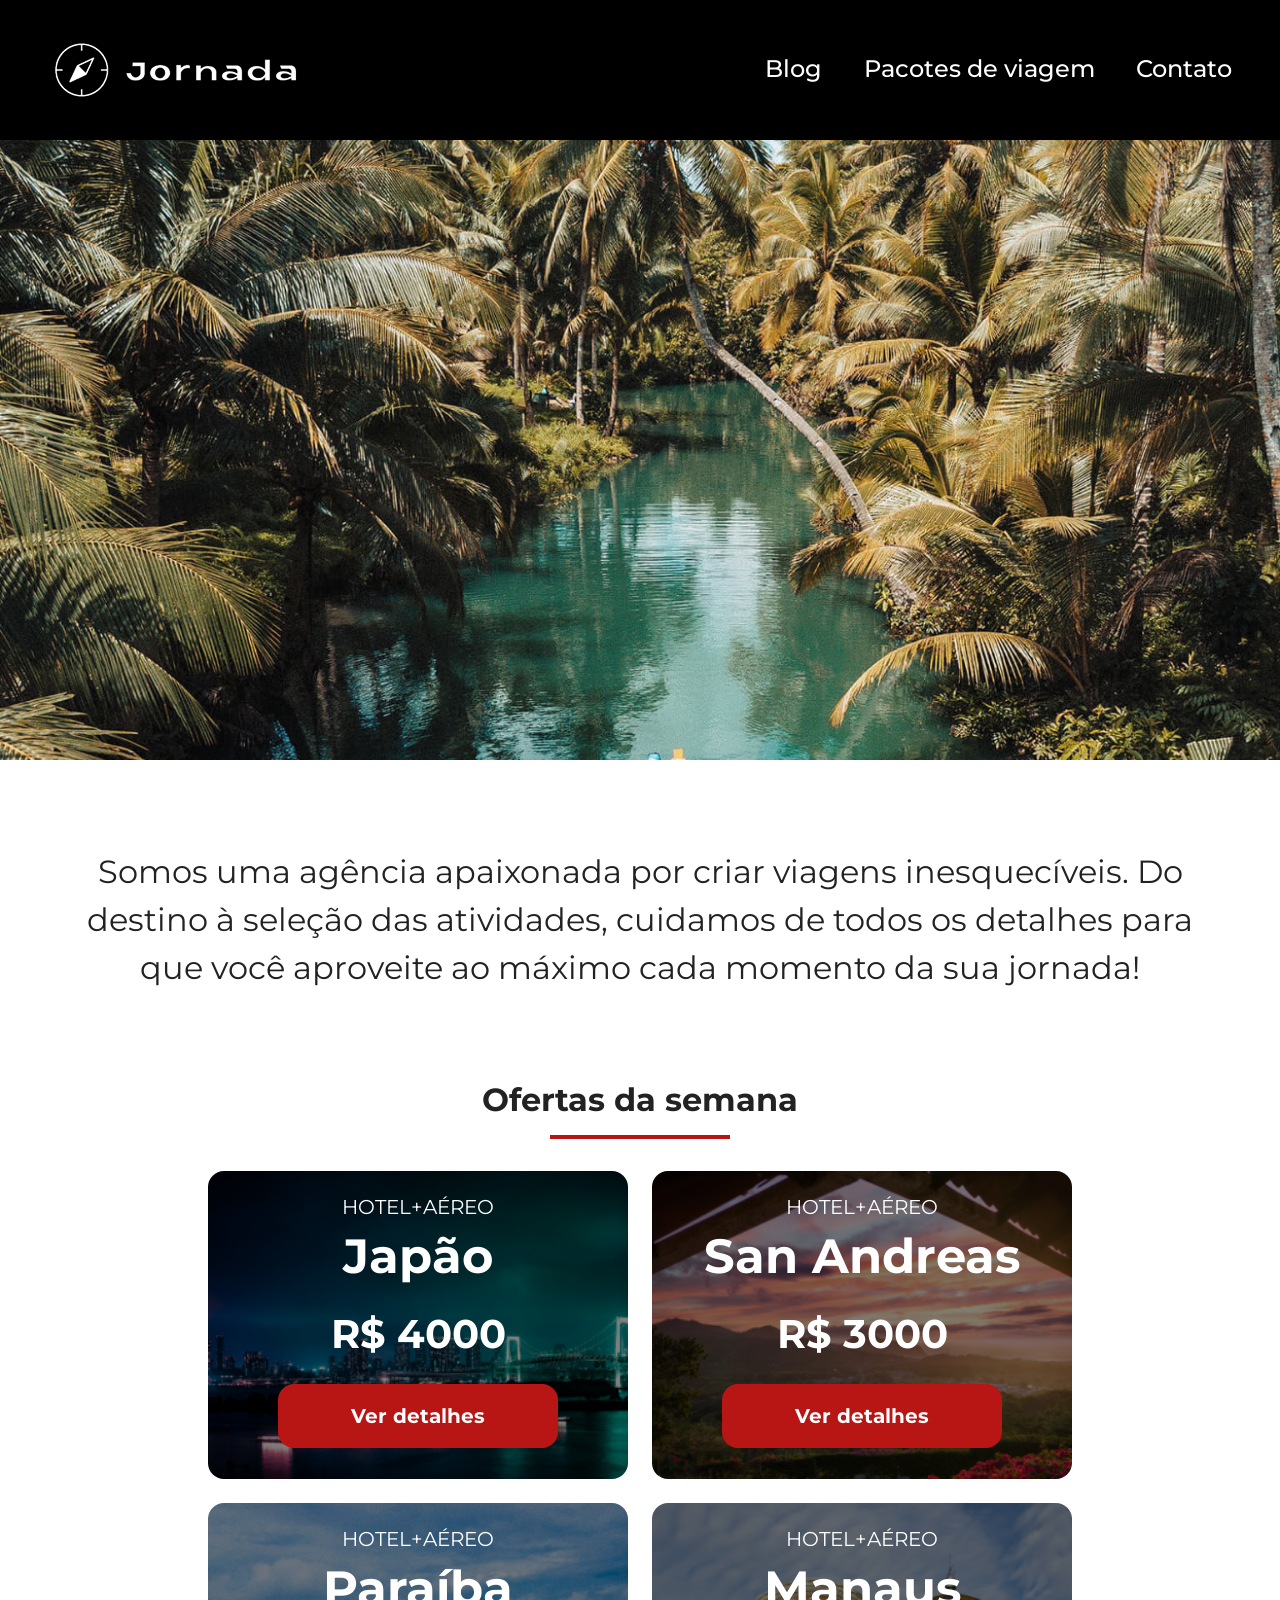
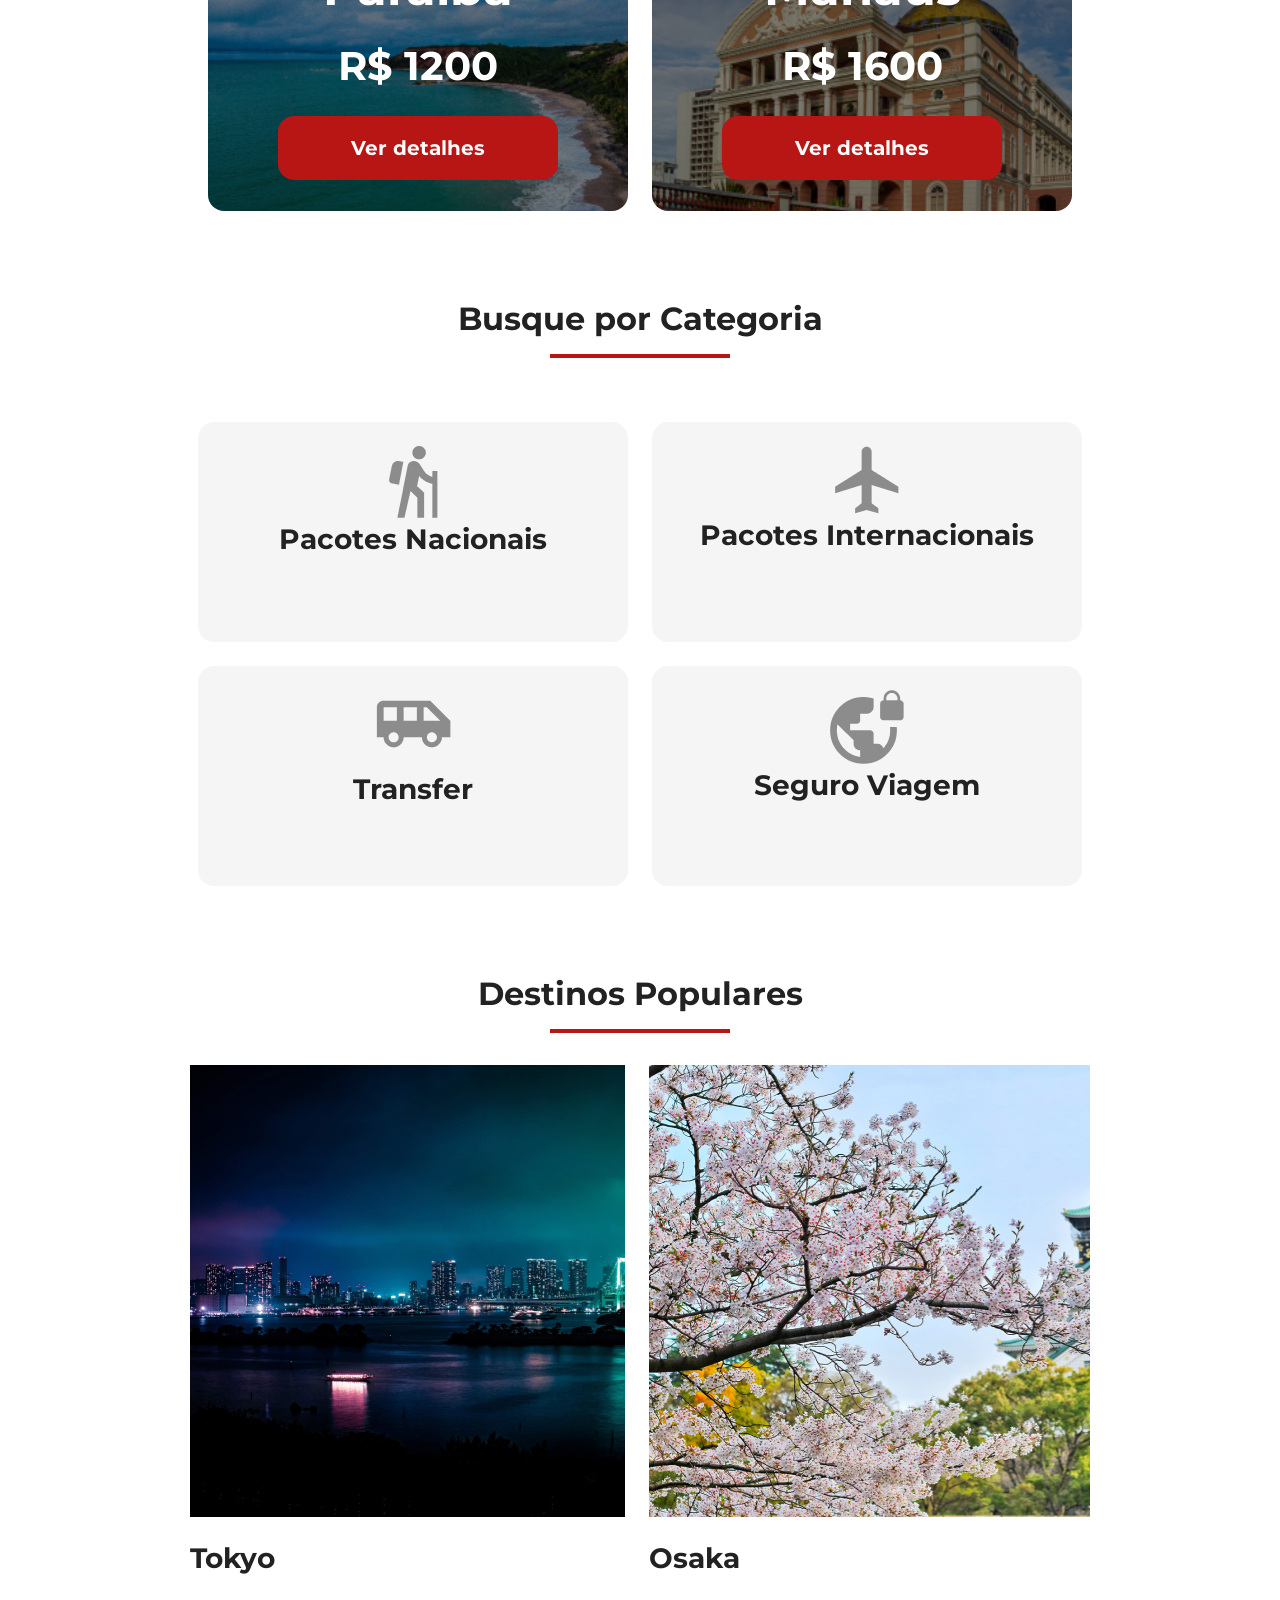
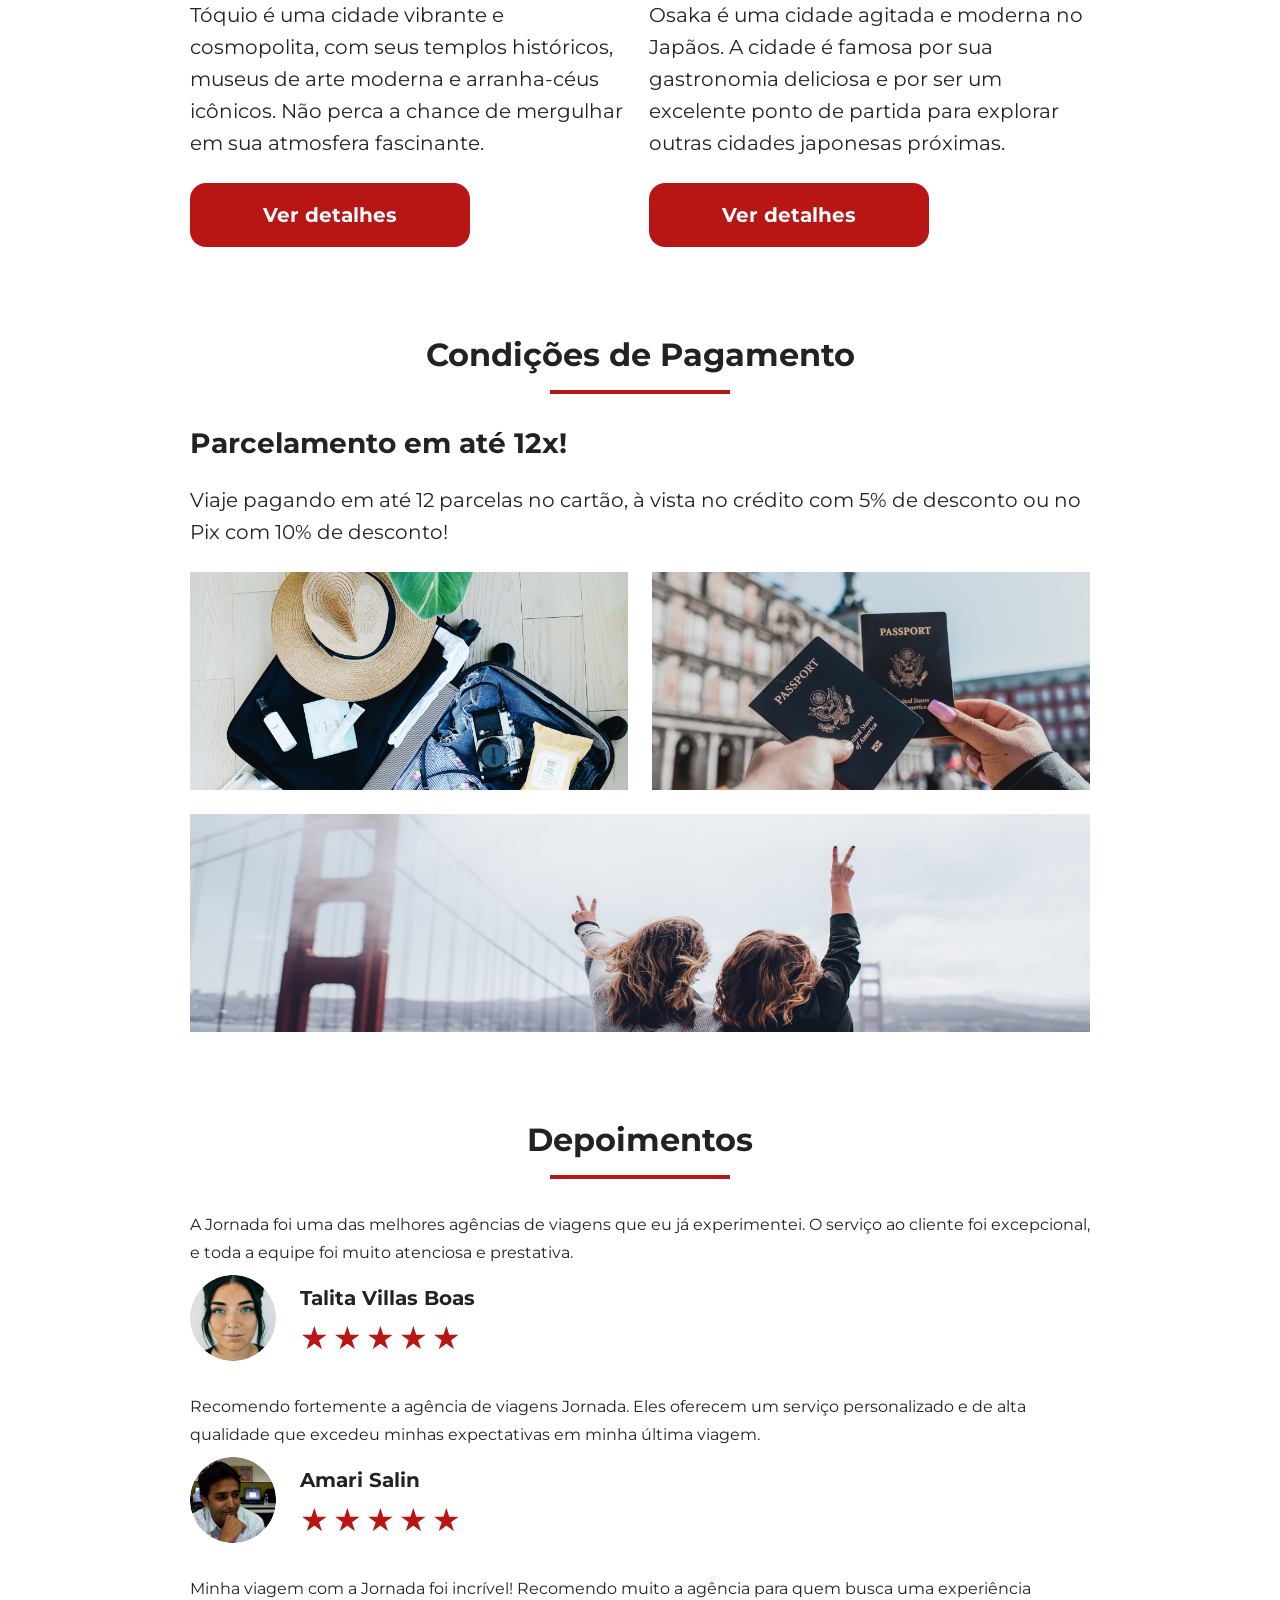
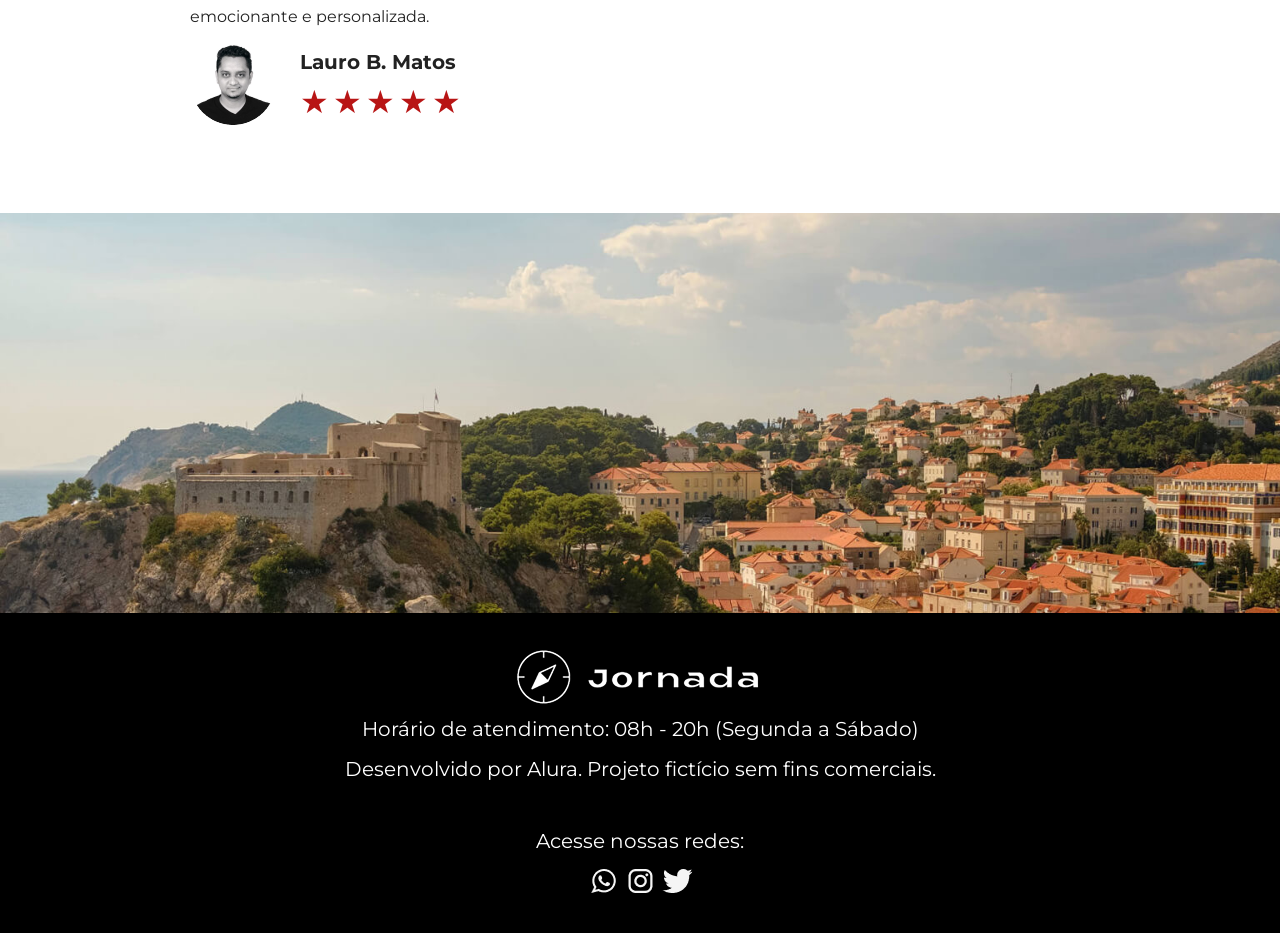
<file: index.html>
<!DOCTYPE html>
<html lang="pt-br" suppresshydrationwarning="true" data-lt-installed="true">
  <head>
    <meta charset="UTF-8" />
    <meta name="viewport" content="width=device-width, initial-scale=1.0" />
    <meta
      name="description"
      content="Jornada Viagens, uma agência apaixonada por criar viagens inesquecíveis"
    />
    <meta name="og:title" content="Jornada Viagens" />
    <meta
      name="og:description"
      content="Jornada Viagens, uma agência apaixonada por criar viagens inesquecíveis"
    />
    <meta
      name="og:image"
      content="https://github.com/carolinarlima.io/jornada-viagens/img/bussola-texto-jornada-branca.png"
    />
    <meta name="og:type" content="website" />
    <meta
      name="og:url"
      content="https://github.com/carolinarlima.io/jornada-viagens/"
    />

    <link rel="stylesheet" href="css/style.css" />
    <link rel="icon" href="favicon.svg" type="xml/svg" />

    <title>Jornada Viagens</title>
  </head>
  <body>
    <header class="main-header">
      <a class="logo" href="index.html" title="Voltar para a página inicial">
        <img
          class="img-mobile"
          src="img/bussola-jornada-branca.png"
          alt="Bussola do logo Jornada Viagens na cor branca"
        />
        <img
          class="img-desktop"
          src="img/bussola-texto-jornada-branca.png"
          alt="Logo Jornada Viagens na cor branca"
        />
      </a>
      <div class="navigation-menu">
        <label for="menu">
          <img src="img/menu.png" alt="menu" />
        </label>
        <input type="checkbox" id="menu" hidden />
        <nav>
          <ul class="list-links">
            <li>
              <a href="blog.html" target="_blank" title="Acessar Blog">Blog</a>
            </li>
            <li>
              <a
                href="pacotes.html"
                target="_blank"
                title="Acessa Pacotes de Viagem"
                >Pacotes de viagem</a
              >
            </li>
            <li>
              <a href="contato.html" target="_blank" title="Acessar Contato"
                >Contato</a
              >
            </li>
          </ul>
        </nav>
      </div>
    </header>
    <main>
      <section class="hero">
        <div class="hero-img"></div>
        <h2>
          Somos uma agência apaixonada por criar viagens inesquecíveis. Do
          destino à seleção das atividades, cuidamos de todos os detalhes para
          que você aproveite ao máximo cada momento da sua jornada!
        </h2>
      </section>
      <section class="offers">
        <div class="section-title">
          <h2>Ofertas da semana</h2>
          <hr />
        </div>
        <div class="offers-cards">
          <article class="card japao">
            <header>
              <p>HOTEL+AÉREO</p>
              <h3>
                Japão <br />
                <span>R$ 4000</span>
              </h3>
            </header>
            <footer>
              <a href="#" class="button">Ver detalhes</a>
            </footer>
          </article>

          <article class="card san-andreas">
            <header>
              <p>HOTEL+AÉREO</p>
              <h3>
                San Andreas <br />
                <span>R$ 3000</span>
              </h3>
            </header>
            <footer>
              <a href="#" class="button">Ver detalhes</a>
            </footer>
          </article>

          <article class="card paraiba">
            <header>
              <p>HOTEL+AÉREO</p>
              <h3>
                Paraíba <br />
                <span>R$ 1200</span>
              </h3>
            </header>
            <footer>
              <a href="#" class="button">Ver detalhes</a>
            </footer>
          </article>

          <article class="card manaus">
            <header>
              <p>HOTEL+AÉREO</p>
              <h3>
                Manaus <br />
                <span>R$ 1600</span>
              </h3>
            </header>
            <footer>
              <a href="#" class="button">Ver detalhes</a>
            </footer>
          </article>
        </div>
      </section>
      <section class="categories">
        <div class="section-title">
          <h2>Busque por Categoria</h2>
          <hr />
        </div>
        <div class="categories-cards">
          <a
            href="#"
            class="card"
            target="_blank"
            title="Busque pela categotia Pacotes Nacionais"
          >
            <img
              src="img/ícone - pacotes nacionais.png"
              alt="ícone cinza representando uma pessoa fazendo tranking"
            />
            <h3 class="content-title">Pacotes Nacionais</h3>
          </a>

          <a
            href="#"
            class="card"
            target="_blank"
            title="Busque pela categotia Pacotes Internacionais"
          >
            <img
              src="img/ícone - pacotes interacionais.png"
              alt="ícone cinza representando um avião"
            />
            <h3 class="content-title">Pacotes Internacionais</h3>
          </a>

          <a
            href="#"
            class="card single-line transfer"
            target="_blank"
            title="Busque pela categotia Transfer"
          >
            <img
              src="img/ícone -transfer.png"
              alt="ícone cinza representando um ônibus"
            />
            <h3 class="content-title">Transfer</h3>
          </a>

          <a
            href="#"
            class="card single-line"
            target="_blank"
            title="Busque pela categotia Seguro Viagem"
          >
            <img
              src="img/ícone - seguro viagem.png"
              alt="ícone cinza representando o mundo com um cadeado"
            />
            <h3 class="content-title">Seguro Viagem</h3>
          </a>
        </div>
      </section>
      <section class="destinations">
        <div class="section-title">
          <h2>Destinos Populares</h2>
          <hr />
        </div>
        <div class="destinations-itens">
          <article class="item tokyo">
            <header>
              <div class="img-item"></div>
            </header>
            <h3 class="content-title">Tokyo</h3>
            <p class="content-text">
              Tóquio é uma cidade vibrante e cosmopolita, com seus templos
              históricos, museus de arte moderna e arranha-céus icônicos. Não
              perca a chance de mergulhar em sua atmosfera fascinante.
            </p>
            <footer>
              <a
                href="#"
                class="button"
                target="_blank"
                title="Veja mais detalhes do destino Tokyo"
                >Ver detalhes</a
              >
            </footer>
          </article>
          <article class="item osaka">
            <header>
              <div class="img-item"></div>
            </header>
            <h3 class="content-title">Osaka</h3>
            <p class="content-text">
              Osaka é uma cidade agitada e moderna no Japãos. A cidade é famosa
              por sua gastronomia deliciosa e por ser um excelente ponto de
              partida para explorar outras cidades japonesas próximas.
            </p>
            <footer>
              <a
                href="#"
                class="button"
                target="_blank"
                title="Veja mais detalhes do destiono Osaka"
                >Ver detalhes</a
              >
            </footer>
          </article>
        </div>
      </section>
      <section class="payments">
        <div class="section-title">
          <h2>Condições de Pagamento</h2>
          <hr />
        </div>
        <div class="contant-container">
          <div class="text-content">
            <h3 class="content-title">Parcelamento em até 12x!</h3>
            <p class="content-text">
              Viaje pagando em até 12 parcelas no cartão, à vista no crédito com
              5% de desconto ou no Pix com 10% de desconto!
            </p>
          </div>
          <div class="image-gallery">
            <div class="image-first"></div>
            <div class="image-second"></div>
            <div class="image-third colspan-2"></div>
          </div>
        </div>
      </section>
      <section class="testimonials">
        <div class="section-title">
          <h2>Depoimentos</h2>
          <hr />
        </div>
        <div class="testimonial-container">
          <article>
            <header>
              <p>
                A Jornada foi uma das melhores agências de viagens que eu já
                experimentei. O serviço ao cliente foi excepcional, e toda a
                equipe foi muito atenciosa e prestativa.
              </p>
            </header>
            <footer>
              <img
                src="img/Avatar-Talita.png"
                alt="Imagem de perfil da cliente Talita Villas Boas"
              />
              <div class="profile-content">
                <h3>Talita Villas Boas</h3>
                <div class="rating">
                  <span class="star">★</span>
                  <span class="star">★</span>
                  <span class="star">★</span>
                  <span class="star">★</span>
                  <span class="star">★</span>
                </div>
              </div>
            </footer>
          </article>
          <article>
            <header>
              <p>
                Recomendo fortemente a agência de viagens Jornada. Eles oferecem
                um serviço personalizado e de alta qualidade que excedeu minhas
                expectativas em minha última viagem.
              </p>
            </header>
            <footer>
              <img
                src="img/Avatar-Amari.png"
                alt="Imagem de Perfil do cliente Amari Salin"
              />
              <div class="profile-content">
                <h3>Amari Salin</h3>
                <div class="rating">
                  <span class="star">★</span>
                  <span class="star">★</span>
                  <span class="star">★</span>
                  <span class="star">★</span>
                  <span class="star">★</span>
                </div>
              </div>
            </footer>
          </article>
          <article>
            <header>
              <p>
                Minha viagem com a Jornada foi incrível! Recomendo muito a
                agência para quem busca uma experiência emocionante e
                personalizada.
              </p>
            </header>
            <footer>
              <img
                src="img/Avatar-Lauro.png"
                alt="Imagem de perfil do cliente Lauro B. Matos"
              />
              <div class="profile-content">
                <h3>Lauro B. Matos</h3>
                <div class="rating">
                  <span class="star">★</span>
                  <span class="star">★</span>
                  <span class="star">★</span>
                  <span class="star">★</span>
                  <span class="star">★</span>
                </div>
              </div>
            </footer>
          </article>
        </div>
      </section>
      <section class="bottom-hero">
        <div class="hero-img"></div>
      </section>
    </main>
    <footer class="main-footer">
      <div class="footer-contant">
        <img
          src="img/bussola-texto-jornada-branca.png"
          alt="Logo completo do Jornada Viagens"
        />
        <p>Horário de atendimento: 08h - 20h (Segunda a Sábado)</p>
        <p>Desenvolvido por Alura. Projeto fictício sem fins comerciais.</p>
      </div>
      <div class="footer-social">
        <p>Acesse nossas redes:</p>
        <a href="#"
          ><img
            src="img/logo-whatsapp.png"
            title="Entre em contato através do Whatapp"
            target="_blank"
            alt="ícone do whatsapp na cor branca"
        /></a>
        <a href="#"
          ><img
            src="img/logo-instagram.png"
            title="Acesse o Instagram do Jornada Viagem"
            target="_blank"
            alt="ícone do instagram na cor branca"
        /></a>
        <a href="#"
          ><img
            src="img/logo-twiter.png"
            title="Acesse o Twitter do Jornada Viagem"
            target="_blank"
            alt="ícone do twitter na cor branca"
        /></a>
      </div>
    </footer>
  </body>
</html>
</file>
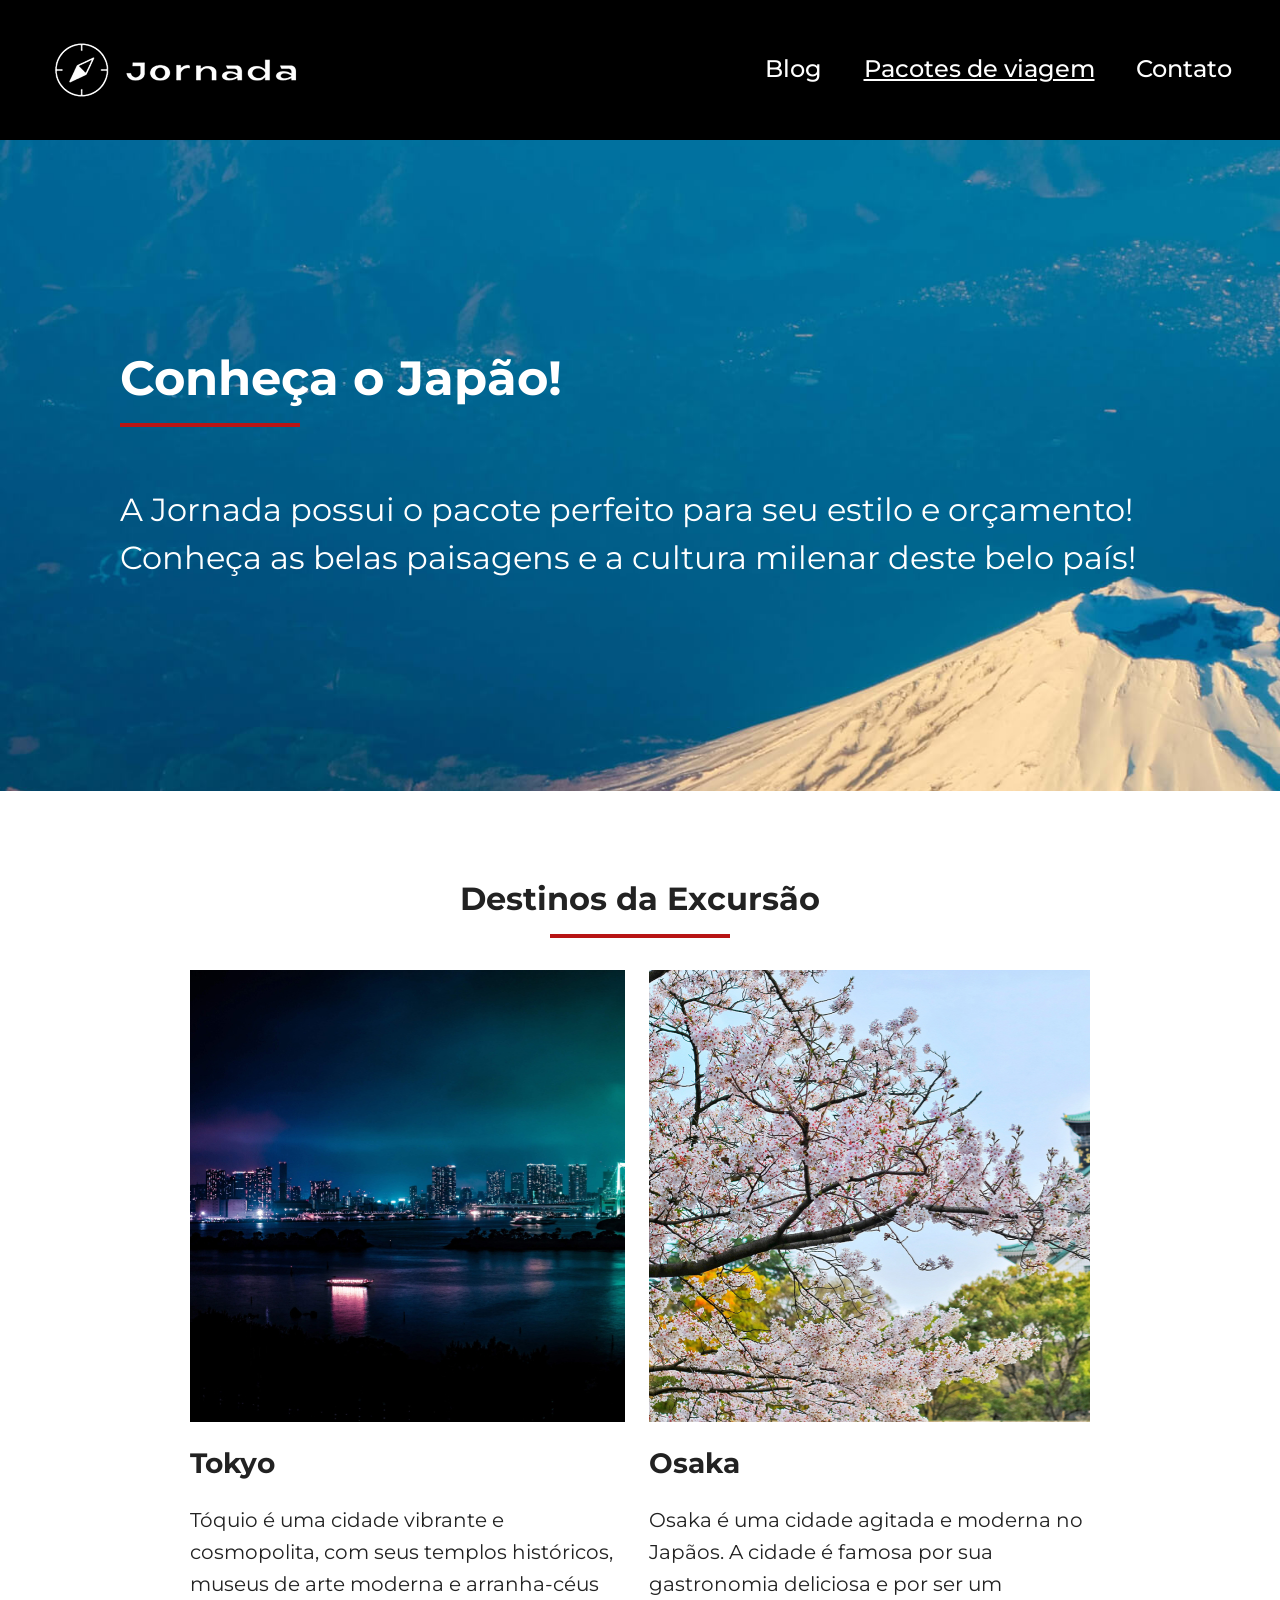
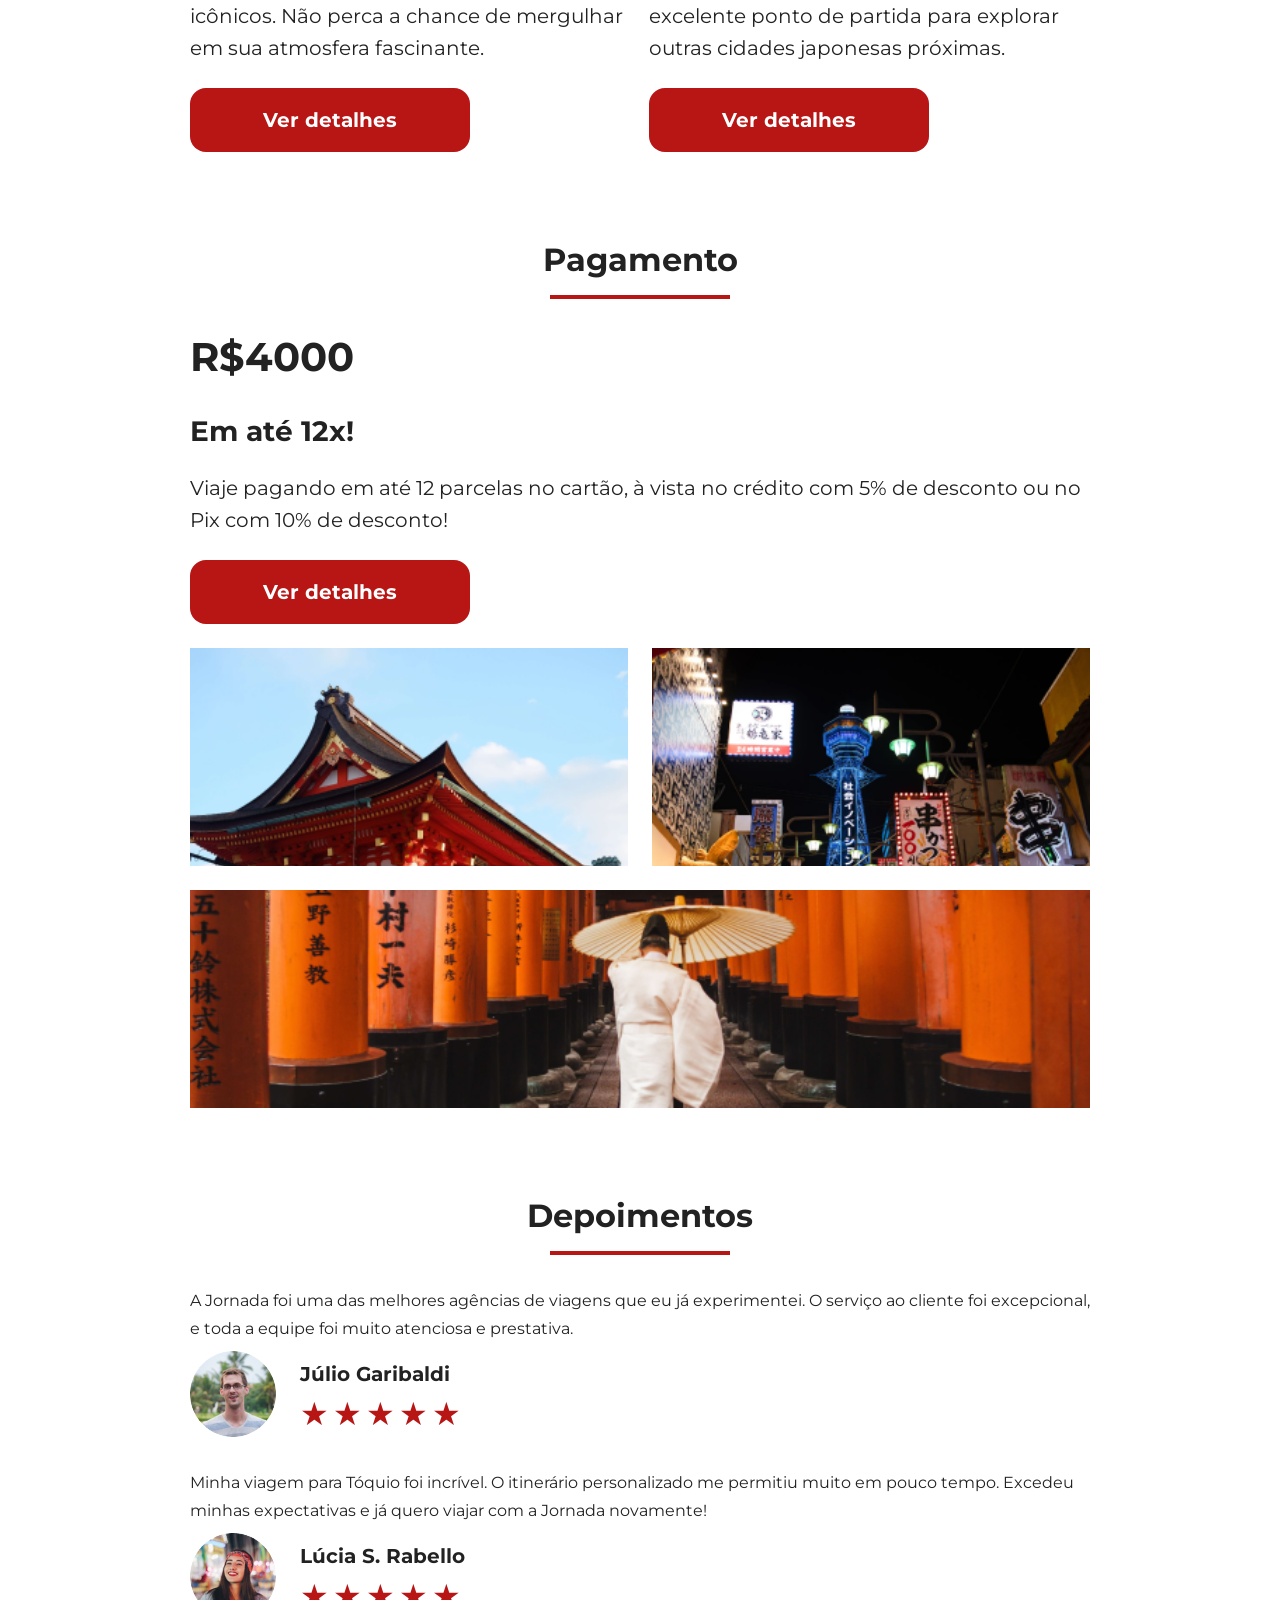
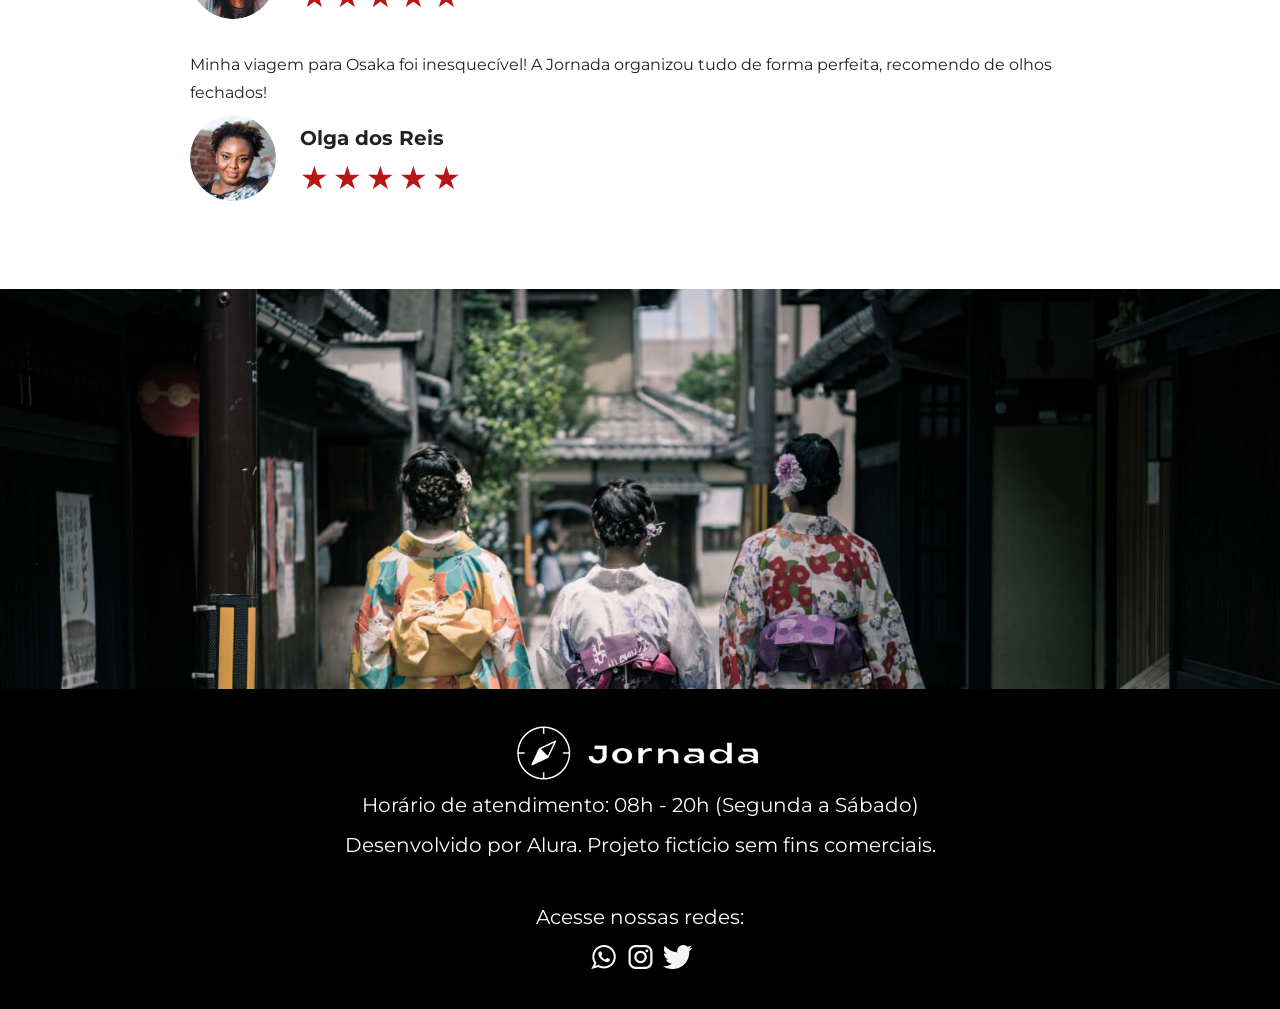
<file: pacotes.html>
<!DOCTYPE html>
<html lang="pt-br" suppresshydrationwarning="true" data-lt-installed="true">
  <head>
    <meta charset="UTF-8" />
    <meta name="viewport" content="width=device-width, initial-scale=1.0" />
    <meta
      name="description"
      content="Jornada Viagens, uma agência apaixonada por criar viagens inesquecíveis"
    />
    <meta name="og:title" content="Jornada Viagens" />
    <meta
      name="og:description"
      content="Jornada Viagens, uma agência apaixonada por criar viagens inesquecíveis"
    />
    <meta
      name="og:image"
      content="https://github.com/carolinarlima.io/jornada-viagens/img/bussola-texto-jornada-branca.png"
    />
    <meta name="og:type" content="website" />
    <meta
      name="og:url"
      content="https://github.com/carolinarlima.io/jornada-viagens/"
    />

    <link rel="stylesheet" href="css/style.css" />
    <link rel="icon" href="favicon.svg" type="xml/svg" />

    <title>Jornada Viagens</title>
  </head>
  <body>
    <header class="main-header">
      <a class="logo" href="index.html" title="Voltar para a página inicial">
        <img
          class="img-mobile"
          src="img/bussola-jornada-branca.png"
          alt="Bussola do logo Jornada Viagens na cor branca"
        />
        <img
          class="img-desktop"
          src="img/bussola-texto-jornada-branca.png"
          alt="Logo Jornada Viagens na cor branca"
        />
      </a>
      <div class="navigation-menu">
        <label for="menu">
          <img src="img/menu.png" alt="menu" />
        </label>
        <input type="checkbox" id="menu" hidden />
        <nav>
          <ul class="list-links">
            <li>
              <a href="blog.html" target="_blank" title="Acessar Blog">Blog</a>
            </li>
            <li>
              <a
                class="active"
                href="pacotes.html"
                target="_blank"
                title="Acessa Pacotes de Viagem"
                >Pacotes de viagem</a
              >
            </li>
            <li>
              <a href="contato.html" target="_blank" title="Acessar Contato"
                >Contato</a
              >
            </li>
          </ul>
        </nav>
      </div>
    </header>
    <main>
      <section class="hero-pacotes">
        <class class="hero-content">
          <div class="hero-img">
            <h1>Conheça o Japão!</h1>
            <hr />
            <h2>
              A Jornada possui o pacote perfeito para seu estilo e orçamento!
              Conheça as belas paisagens e a cultura milenar deste belo país!
            </h2>
          </div>
        </class>
      </section>
      <section class="destinations">
        <div class="section-title">
          <h2>Destinos da Excursão</h2>
          <hr />
        </div>
        <div class="destinations-itens">
          <article class="item tokyo">
            <header>
              <div class="img-item"></div>
            </header>
            <h3 class="content-title">Tokyo</h3>
            <p class="content-text">
              Tóquio é uma cidade vibrante e cosmopolita, com seus templos
              históricos, museus de arte moderna e arranha-céus icônicos. Não
              perca a chance de mergulhar em sua atmosfera fascinante.
            </p>
            <footer>
              <a
                href="#"
                class="button"
                target="_blank"
                title="Veja mais detalhes do destino Tokyo"
                >Ver detalhes</a
              >
            </footer>
          </article>
          <article class="item osaka">
            <header>
              <div class="img-item"></div>
            </header>
            <h3 class="content-title">Osaka</h3>
            <p class="content-text">
              Osaka é uma cidade agitada e moderna no Japãos. A cidade é famosa
              por sua gastronomia deliciosa e por ser um excelente ponto de
              partida para explorar outras cidades japonesas próximas.
            </p>
            <footer>
              <a
                href="#"
                class="button"
                target="_blank"
                title="Veja mais detalhes do destiono Osaka"
                >Ver detalhes</a
              >
            </footer>
          </article>
        </div>
      </section>
      <section class="payments-pacotes">
        <div class="section-title">
          <h2>Pagamento</h2>
          <hr />
        </div>
        <div class="contant-container">
          <div class="text-content">
            <h2 class="title">R$4000</h2>
            <h3 class="content-title">Em até 12x!</h3>
            <p class="content-text">
              Viaje pagando em até 12 parcelas no cartão, à vista no crédito com
              5% de desconto ou no Pix com 10% de desconto!
            </p>
            <footer>
              <a
                href="#"
                class="button"
                target="_blank"
                title="Veja mais detalhes do destino Tokyo"
                >Ver detalhes</a
              >
            </footer>
          </div>
          <div class="image-gallery">
            <div class="image-first"></div>
            <div class="image-second"></div>
            <div class="image-third colspan-2"></div>
          </div>
        </div>
      </section>
      <section class="testimonials">
        <div class="section-title">
          <h2>Depoimentos</h2>
          <hr />
        </div>
        <div class="testimonial-container">
          <article>
            <header>
              <p>
                A Jornada foi uma das melhores agências de viagens que eu já
                experimentei. O serviço ao cliente foi excepcional, e toda a
                equipe foi muito atenciosa e prestativa.
              </p>
            </header>
            <footer>
              <img
                src="img/Avatar-Julio.png"
                alt="Imagem de perfil do cliente Júlio Garibaldi"
              />
              <div class="profile-content">
                <h3>Júlio Garibaldi</h3>
                <div class="rating">
                  <span class="star">★</span>
                  <span class="star">★</span>
                  <span class="star">★</span>
                  <span class="star">★</span>
                  <span class="star">★</span>
                </div>
              </div>
            </footer>
          </article>
          <article>
            <header>
              <p>
                Minha viagem para Tóquio foi incrível. O itinerário
                personalizado me permitiu muito em pouco tempo. Excedeu minhas
                expectativas e já quero viajar com a Jornada novamente!
              </p>
            </header>
            <footer>
              <img
                src="img/Avatar-Lucia.png"
                alt="Imagem de Perfil da cliente Lúcia S. Rabello"
              />
              <div class="profile-content">
                <h3>Lúcia S. Rabello</h3>
                <div class="rating">
                  <span class="star">★</span>
                  <span class="star">★</span>
                  <span class="star">★</span>
                  <span class="star">★</span>
                  <span class="star">★</span>
                </div>
              </div>
            </footer>
          </article>
          <article>
            <header>
              <p>
                Minha viagem para Osaka foi inesquecível! A Jornada organizou
                tudo de forma perfeita, recomendo de olhos fechados!
              </p>
            </header>
            <footer>
              <img
                src="img/Avatar-Olga.png"
                alt="Imagem de perfil da cliente Olga dos Reis"
              />
              <div class="profile-content">
                <h3>Olga dos Reis</h3>
                <div class="rating">
                  <span class="star">★</span>
                  <span class="star">★</span>
                  <span class="star">★</span>
                  <span class="star">★</span>
                  <span class="star">★</span>
                </div>
              </div>
            </footer>
          </article>
        </div>
      </section>
      <section class="bottom-hero-pacotes">
        <div class="hero-img"></div>
      </section>
    </main>
    <footer class="main-footer">
      <div class="footer-contant">
        <img
          src="img/bussola-texto-jornada-branca.png"
          alt="Logo completo do Jornada Viagens"
        />
        <p>Horário de atendimento: 08h - 20h (Segunda a Sábado)</p>
        <p>Desenvolvido por Alura. Projeto fictício sem fins comerciais.</p>
      </div>
      <div class="footer-social">
        <p>Acesse nossas redes:</p>
        <a href="#"
          ><img
            src="img/logo-whatsapp.png"
            title="Entre em contato através do Whatapp"
            target="_blank"
            alt="ícone do whatsapp na cor branca"
        /></a>
        <a href="#"
          ><img
            src="img/logo-instagram.png"
            title="Acesse o Instagram do Jornada Viagem"
            target="_blank"
            alt="ícone do instagram na cor branca"
        /></a>
        <a href="#"
          ><img
            src="img/logo-twiter.png"
            title="Acesse o Twitter do Jornada Viagem"
            target="_blank"
            alt="ícone do twitter na cor branca"
        /></a>
      </div>
    </footer>
  </body>
</html>
</file>
<file: css/style.css>
@import url(global.css);
@import url(header.css);
@import url(hero.css);
@import url(offers.css);
@import url(categories.css);
@import url(destinations.css);
@import url(payments.css);
@import url(testimonials.css);
@import url(footer.css);
</file>
